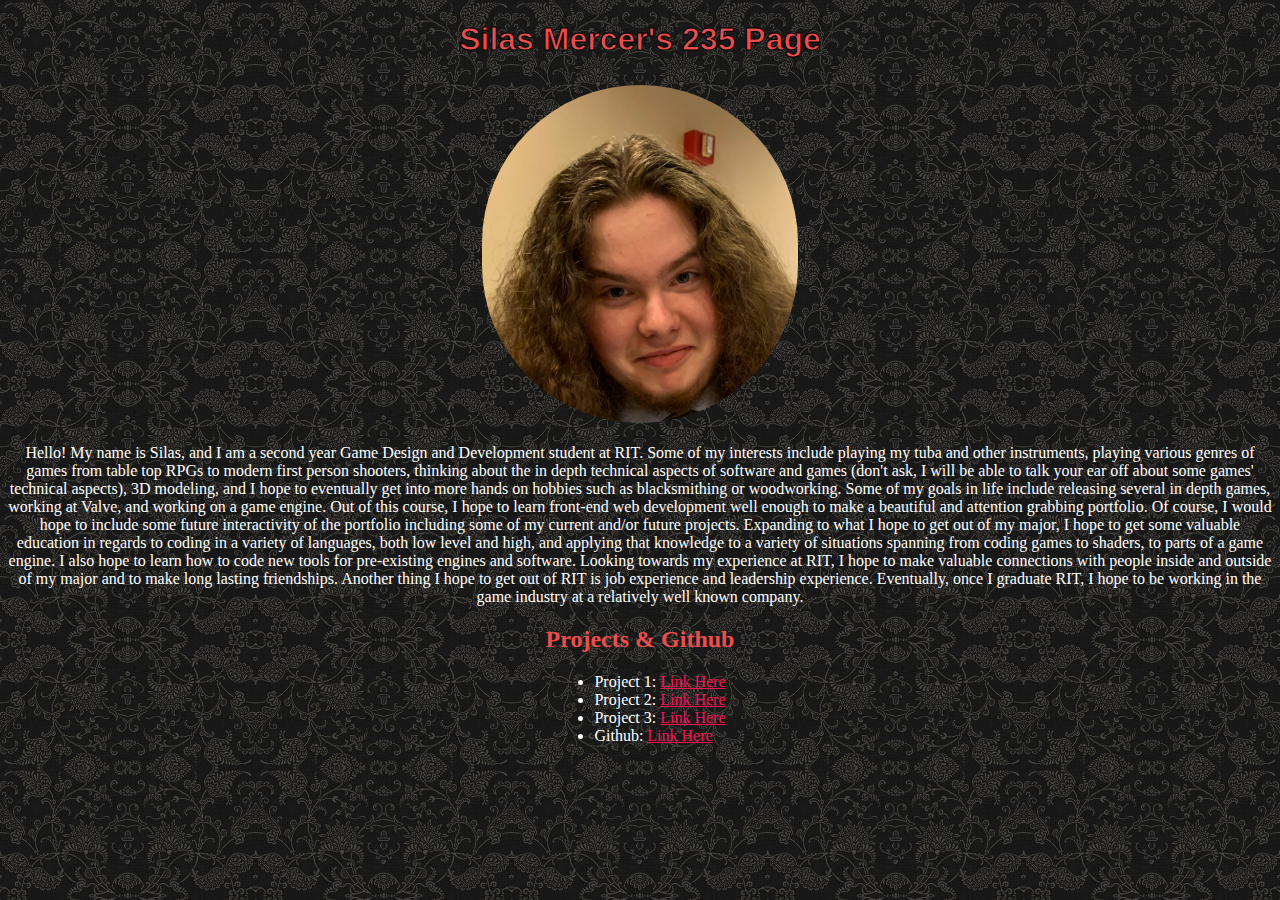
<file: index.html>
<!DOCTYPE html>
<html lang="en">
<head>
    <meta charset="UTF-8">
    <meta http-equiv="X-UA-Compatible" content="IE=edge">
    <meta name="viewport" content="width=device-width, initial-scale=1.0">
    <link rel="stylesheet" href="Styles/homepage.css">
    <title>235 Page</title>
</head>
<body>
    <h1 class="headings">Silas Mercer's 235 Page</h1>
    <!--Put Image of Self Here-->
    <img src="Images/SilasImage.jpg" alt = "This is Silas" class="Image">
    <main>
    <!--Bio-->
    <div id="bio"><p>
        Hello! My name is Silas, and I am a second year Game Design and Development student at RIT. Some of my interests include playing my tuba and other instruments, 
        playing various genres of games from table top RPGs to modern first person shooters, thinking about the in depth technical aspects of software and games (don't ask, I will be able to talk your ear off about some games' technical aspects),
        3D modeling, and I hope to eventually get into more hands on hobbies such as blacksmithing or woodworking. Some of my goals in life include releasing several in depth games, 
        working at Valve, and working on a game engine. Out of this course, I hope to learn front-end web development well enough to make a beautiful and attention grabbing portfolio.
        Of course, I would hope to include some future interactivity of the portfolio including some of my current and/or future projects. Expanding to what I hope to get out of my major, 
        I hope to get some valuable education in regards to coding in a variety of languages, both low level and high, and applying that knowledge to a variety of situations spanning from 
        coding games to shaders, to parts of a game engine. I also hope to learn how to code new tools for pre-existing engines and software. Looking towards my experience at RIT, I hope to 
        make valuable connections with people inside and outside of my major and to make long lasting friendships. Another thing I hope to get out of RIT is job experience and leadership experience.
        Eventually, once I graduate RIT, I hope to be working in the game industry at a relatively well known company.
    </p></div>
    </main>
    <h2 class="headings">Projects & Github</h2>
    <ul>
        <li>Project 1: <a href="https://www.youtube.com/watch?v=dQw4w9WgXcQ">Link Here</a></li>
        <li>Project 2: <a href="https://www.youtube.com/watch?v=JIyKULhAWf0">Link Here</a></li>
        <li>Project 3: <a href="https://www.youtube.com/watch?v=Yhe7rcDUTeI">Link Here</a></li>
        <li>Github: <a href="https://github.com/samercer2002/IGME-235">Link Here</a></li>
    </ul>
</body>
</html>
</file>
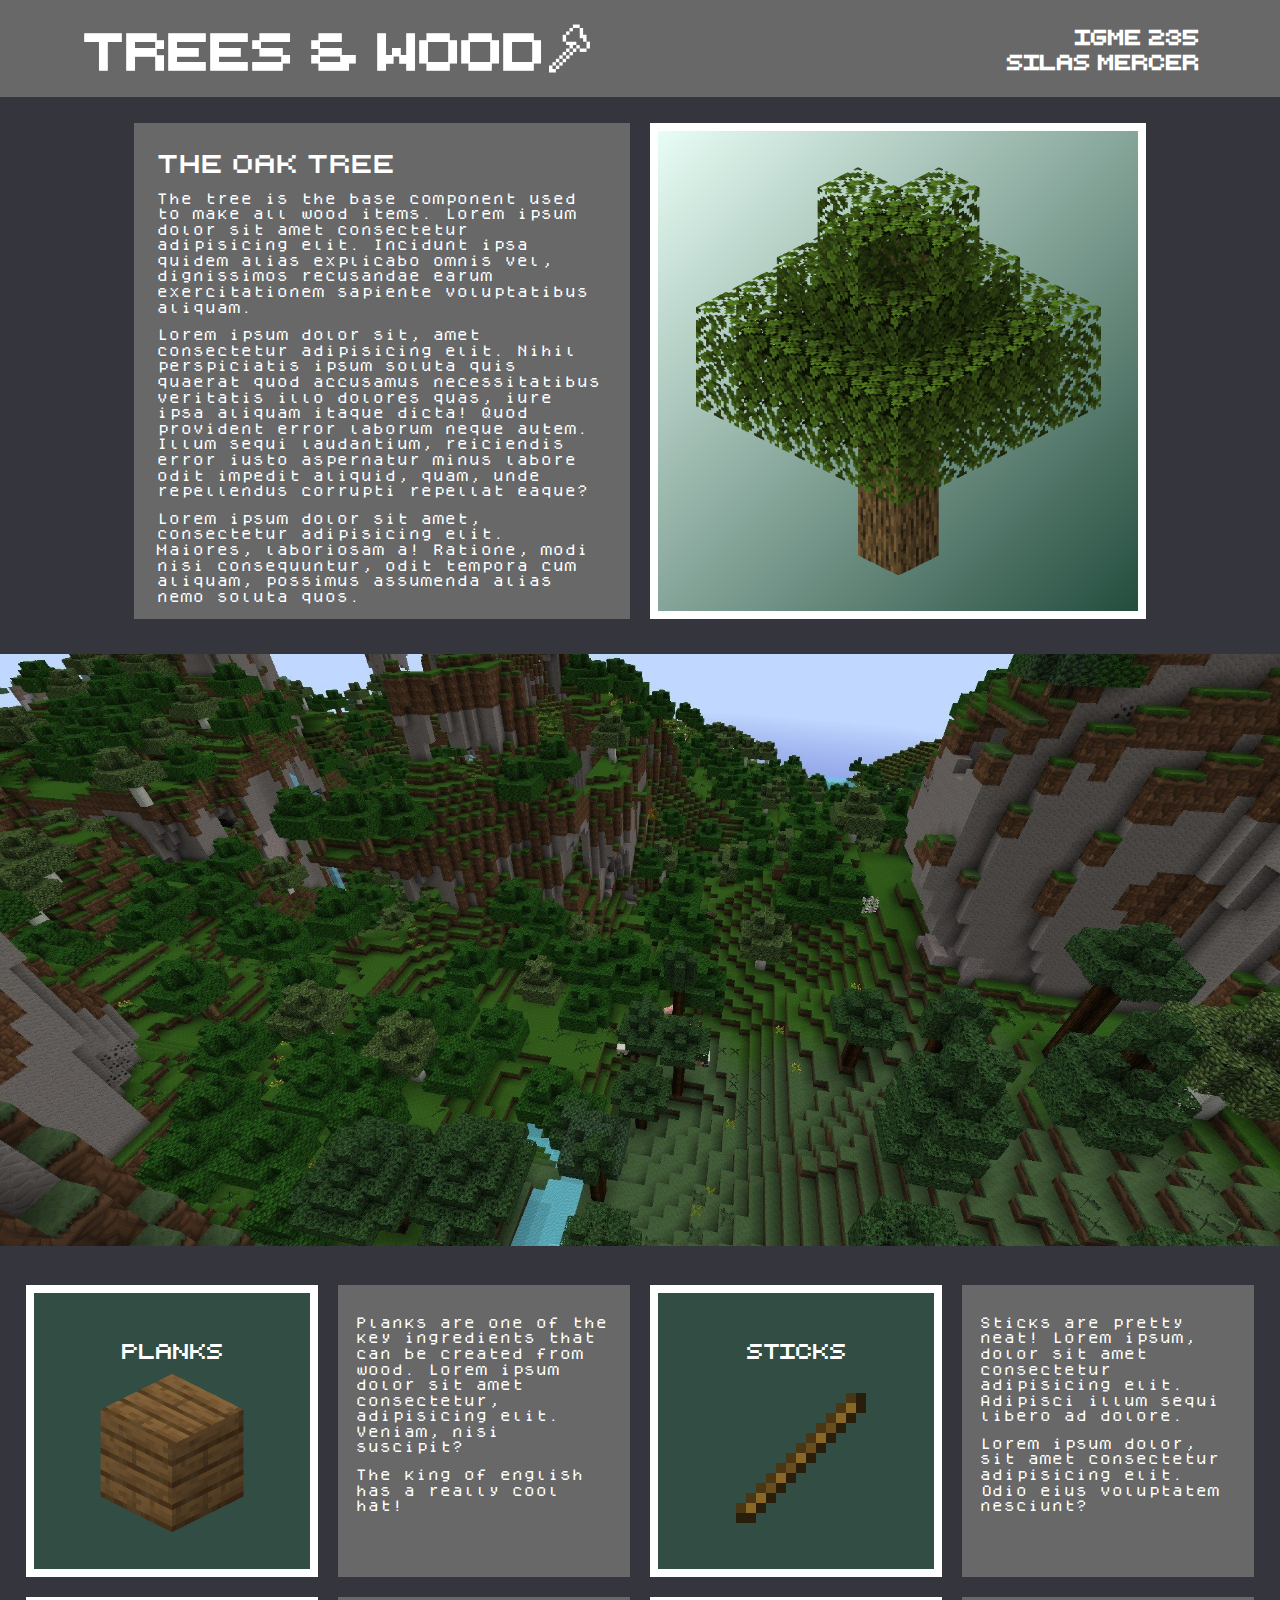
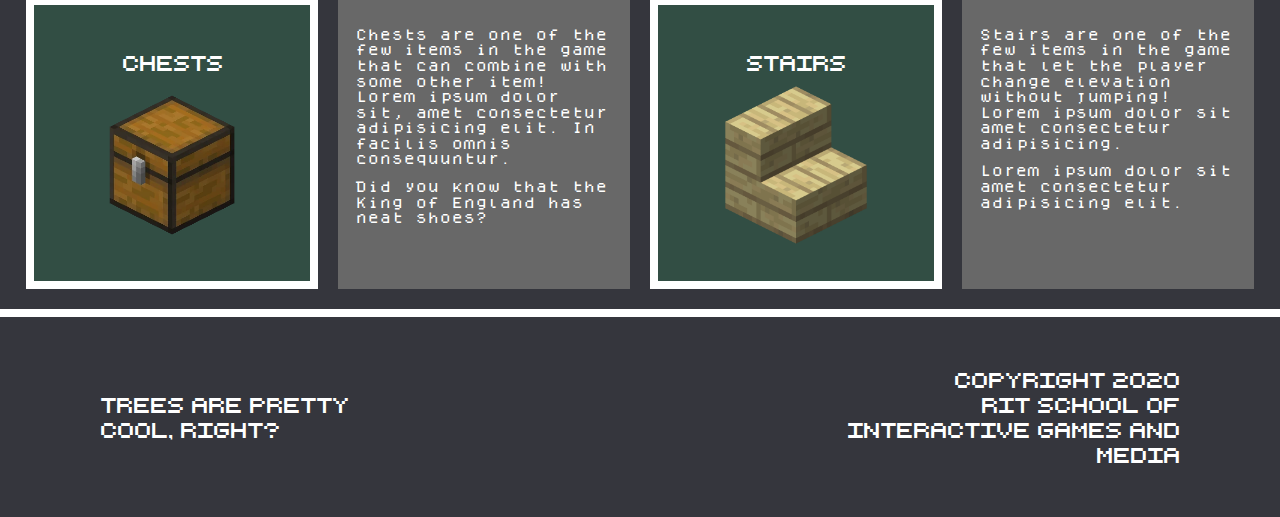
<file: DesignToSpecAssets/index.html>
<!DOCTYPE html>
<html lang="en">
<head>
    <meta charset="UTF-8">
    <meta http-equiv="X-UA-Compatible" content="IE=edge">
    <meta name="viewport" content="width=device-width, initial-scale=1.0">
    <link rel="stylesheet" href="Styles/stylesheet.css">
    <title>Document</title>
</head>
<body>
    <div id="wrapper">
    <section id="heading">
        <h1 class="Title">Trees & Wood<img src="Assets/axe.svg" alt=""></h1> <h2 class="name">IGME 235<br>Silas Mercer</h2>
    </section>
    <main>
    <section id="treesection">
    <div class="treearticle">
        <div class="TreeTitle">
            The Oak Tree
        </div>
        <p>The tree is the base component used to make all wood items. Lorem ipsum dolor sit amet consectetur adipisicing elit. Incidunt ipsa quidem alias explicabo omnis vel, dignissimos recusandae earum exercitationem sapiente voluptatibus aliquam.</p>
        <p>Lorem ipsum dolor sit, amet consectetur adipisicing elit. Nihil perspiciatis ipsum soluta quis quaerat quod accusamus necessitatibus veritatis illo dolores quas, iure ipsa aliquam itaque dicta! Quod provident error laborum neque autem. Illum sequi laudantium, reiciendis error iusto aspernatur minus labore odit impedit aliquid, quam, unde repellendus corrupti repellat eaque?</p>
        <p>Lorem ipsum dolor sit amet, consectetur adipisicing elit. Maiores, laboriosam a! Ratione, modi nisi consequuntur, odit tempora cum aliquam, possimus assumenda alias nemo soluta quos.
        </p>

    </div>
    <div class="TreePic">
    <img src="Assets/oaktree.png" alt="">
    </div>
    </section>
    <div id="valley">
    <img src="Assets/valley.jpg" alt="">
    </div>
    <section id="wooditems">
    <div class="planks">
        <div class="ArticleImg">
            <div class="imgcaption">Planks</div>
            <img src="Assets/planks.png" alt="">
        </div>
        <div class="Article">
            <p>Planks are one of the key ingredients that can be created from wood. Lorem ipsum dolor sit amet consectetur, adipisicing elit. Veniam, nisi suscipit?</p>
            <p>The king of english has a really cool hat!</p>
        </div>
    </div>
    <div class="stick">
        <div class="ArticleImg">
            <div class="imgcaption">Sticks</div>
            <img src="Assets/stick.png" alt="">
        </div>
        <div class="Article">
            <p>Sticks are pretty neat! Lorem ipsum, dolor sit amet consectetur adipisicing elit. Adipisci illum sequi libero ad dolore.</p>
            <p>Lorem ipsum dolor, sit amet consectetur adipisicing elit. Odio eius voluptatem nesciunt?</p>
        </div>
    </div>
    <div class="chest">
        <div class="ArticleImg">
            <div class="imgcaption">Chests</div>
            <img src="Assets/chest.png" alt="">
        </div>
        <div class="Article">
           <p>Chests are one of the few items in the game that can combine with some other item! Lorem ipsum dolor sit, amet consectetur adipisicing elit. In facilis omnis consequuntur.</p>
           <p>Did you know that the King of England has neat shoes?</p>
        </div>
    </div>
    <div class="stairs">
        <div class="ArticleImg">
            <div class="imgcaption">Stairs</div>
            <img src="Assets/stairs.png" alt="">
        </div>
        <div class="Article">
            <p>Stairs are one of the few items in the game that let the player change elevation without jumping! Lorem ipsum dolor sit amet consectetur adipisicing.</p>
            <p>Lorem ipsum dolor sit amet consectetur adipisicing elit.</p>
        </div>
    </div>
    </section>
    <footer>
            <div class="footerCaption">
            Trees are pretty<br>cool, right?
            </div>
            <div class="copyright">
                Copyright 2020<br>RIT School of<br>Interactive Games and<br>Media
            </div>
    </footer>
    </main>
</div>
</body>
</html>
</file>
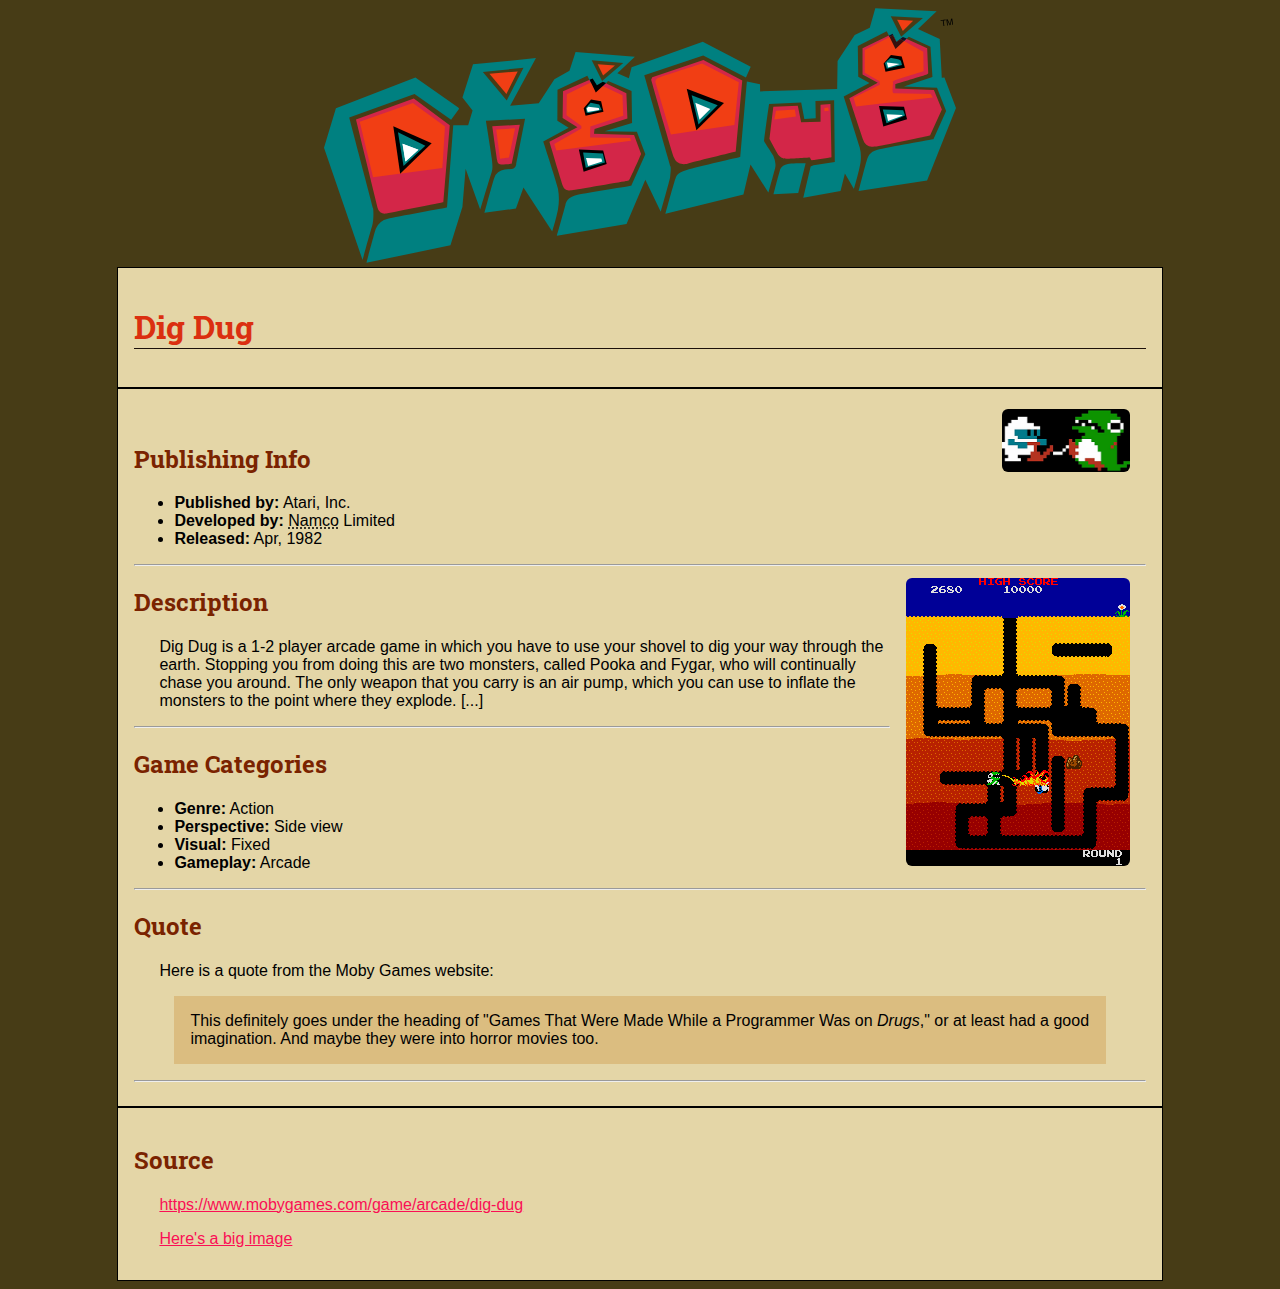
<file: game/index.html>
<!DOCTYPE html>
<html lang="en">
<head>
    <meta charset="UTF-8">
    <meta name="viewport" content="width=device-width, initial-scale=1.0">
    <link href="https://fonts.googleapis.com/css2?family=Roboto+Slab&display=swap" rel="stylesheet">
    <link rel="stylesheet" href="styles/digdugcssfile.css">
    <title>Dig Dug</title>
    <link rel="icon" type="image/png" href="Images/favicon-32x32.png" sizes="32x32" />
    <link rel="icon" type="image/png" href="Images/favicon-16x16.png" sizes="16x16" />
</head>
<body>
    <div class="center"><object data="Images/dig-dug.svg"></object></div>
    <header>
    <h1>Dig Dug</h1>
    </header>
    <main>
        <div class="side"><img src="Images/fygar_inflate.png" alt="" width=128></div><br>
        <!--<img src="Images/dig-dug.png" alt="" width="25%" height="25%">-->
        <h2>Publishing Info</h2>
        <ul>
            <li><strong>Published by:</strong> Atari, Inc.</li>
            <li><strong>Developed by:</strong> <abbr title = "Nakamura Manufacturing Company">Namco</abbr> Limited</li>
            <li><strong>Released:</strong> Apr, 1982</li>
        </ul>
        <hr>

        <div class="side"><img src="Images/dig-dug-burnt.png" alt="Dig Dug Game Image"></div>
        <h2>Description</h2>
        
        <p>Dig Dug is a 1-2 player arcade game in which you have to use your shovel to dig your way through the earth. Stopping you from doing this are two monsters, called Pooka and Fygar, who will continually chase you around. The only weapon that you carry is an air pump, which you can use to inflate the monsters to the point where they explode. [...]
        </p>
        <hr>
        
        <h2>Game Categories</h2>
        <ul>
        <li><strong>Genre:</strong> Action</li>
        <li><strong>Perspective:</strong> Side view</li>
        <li><strong>Visual:</strong> Fixed</li>
        <li><strong>Gameplay:</strong> Arcade</li>
        </ul>
        <hr>
        
        <h2>Quote</h2>
        <p>Here is a quote from the Moby Games website:</p>
            <blockquote cite="https://www.mobygames.com/mobyrank/source/sourceId,540/">This definitely goes under the heading of "Games That Were Made While a Programmer Was on <em>Drugs</em>," or at least had a good imagination. And maybe they were into horror movies too.</blockquote>
                <hr>
    </main>
    <footer>
        <div id="Source"><h2>Source</h2>
        <p><a href="https://www.mobygames.com/game/arcade/dig-dug" target="_blank">https://www.mobygames.com/game/arcade/dig-dug</a></p></div>
        <p><a href= "big/pic1.html"> Here's a big image</a></p>
    </footer>
</body>
</html>
</file>
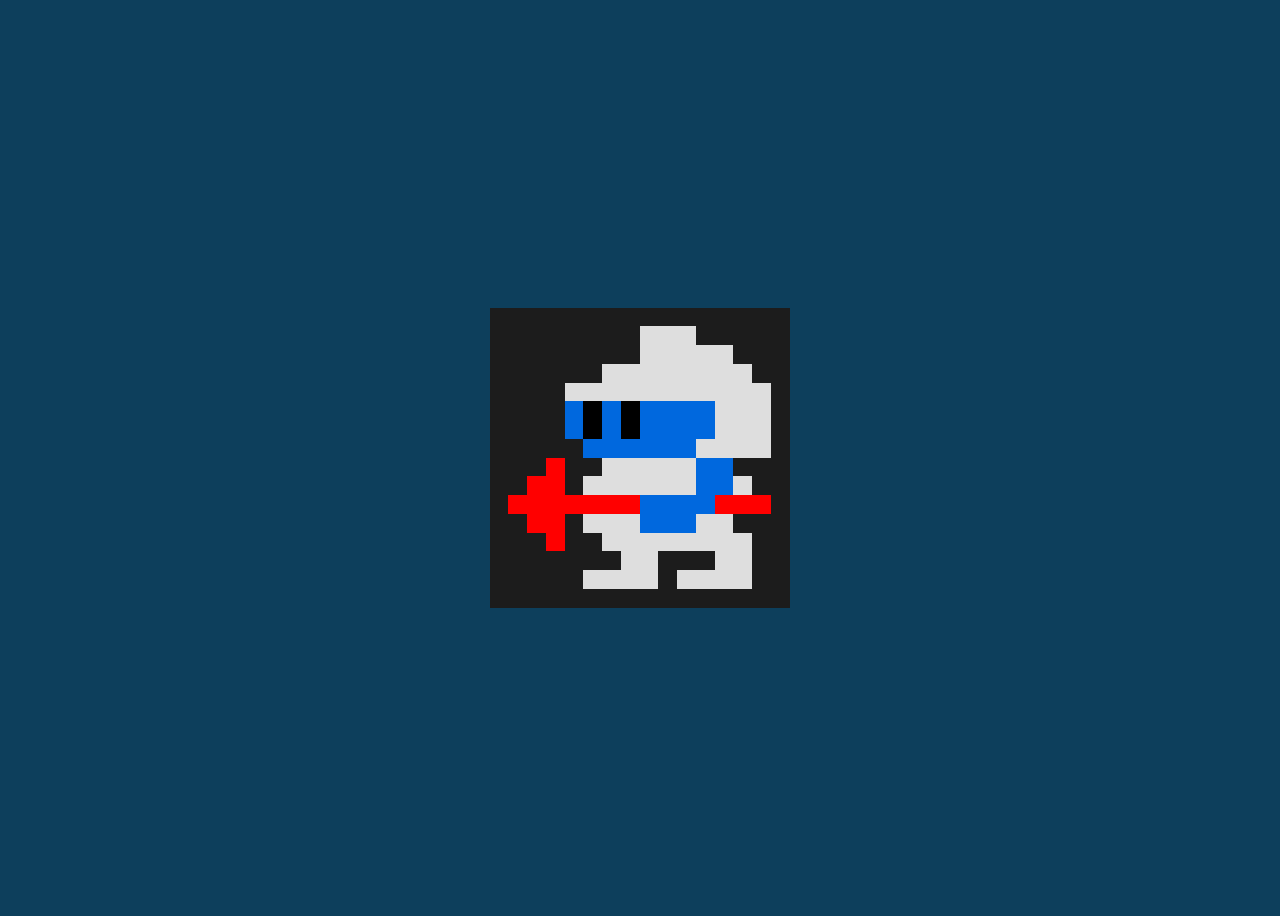
<file: HWRandomPhrases/index.html>
<!DOCTYPE html>
<html lang="en">
<head>
    <meta charset="UTF-8">
    <meta http-equiv="X-UA-Compatible" content="IE=edge">
    <meta name="viewport" content="width=device-width, initial-scale=1.0">
    <link rel="stylesheet" href="Stylesheets/stylesheet.css">
    <title>Document</title>
</head>
<body>
    <div id="RandomImgContent">
        <img src="Media/taizo_hori.png" alt="">
    </div>
    
</body>
</html>
</file>
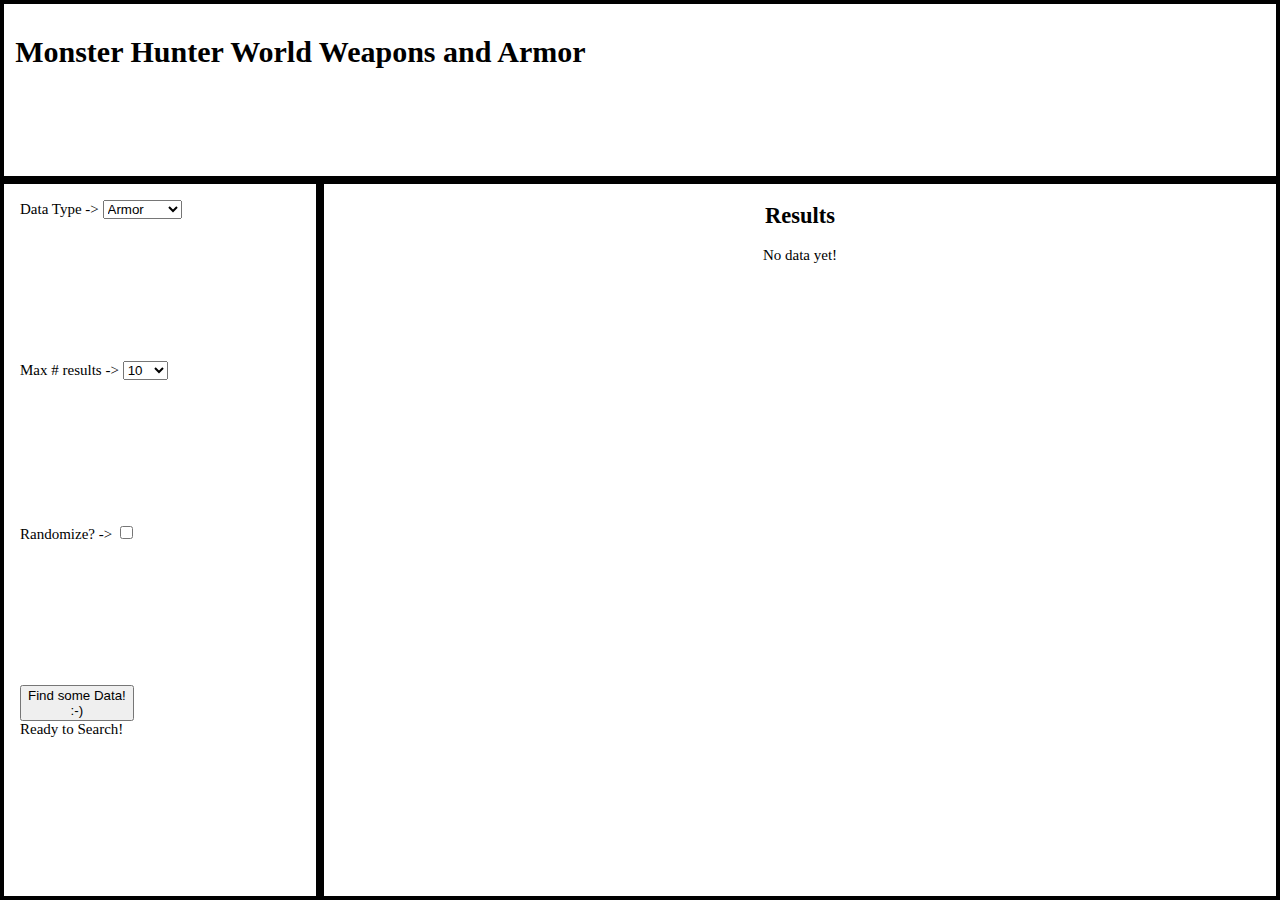
<file: Project2/index.html>
<!DOCTYPE html>
<html lang="en">
<head>
    <meta charset="UTF-8">
    <meta http-equiv="X-UA-Compatible" content="IE=edge">
    <meta name="viewport" content="width=device-width, initial-scale=1.0">
    <script src="JS/main.js"></script>
    <link rel="stylesheet" href="CSS/main.css">
    <title>Document</title>
</head>
<body>
    <header>
        <h1>Monster Hunter World Weapons and Armor</h1>
    </header>
    <div id="searchOptions">
    <div class="widgets">
        <div id="data">
        Data Type -> 
        <select id="type">
            <option value="weapons">Weapons</option>
            <option value="armor" selected>Armor</option>
            <!--<option value="charms">Charms</option>-->
        </select>
    </div>
    </div>
    <div class="widgets">
        <div id="number">
        Max # results -> 
        <select id="limit">
            <option value="5">5</option>
            <option value="10" selected>10</option>
            <option value="25">25</option>
            <option value="50">50</option>
            <option value="100">100</option>
        </select>
    </div>
    </div>
    <div class="Random">
        Randomize? ->
        <input type="checkbox" id="randomize" name="Randomize" value="true">
    </div>
    <div class="widgets">
        <div id="searchButton">
            <button type="button" id="search" class="green">Find some Data!<br />:-)</button>
            <div id="status">Ready to Search!</div> 
        </div>
    </div>
</div>
<div id="content">
    <h2>Results</h2>
	<p>No data yet!</p>
</div>
</body>
</html>
</file>
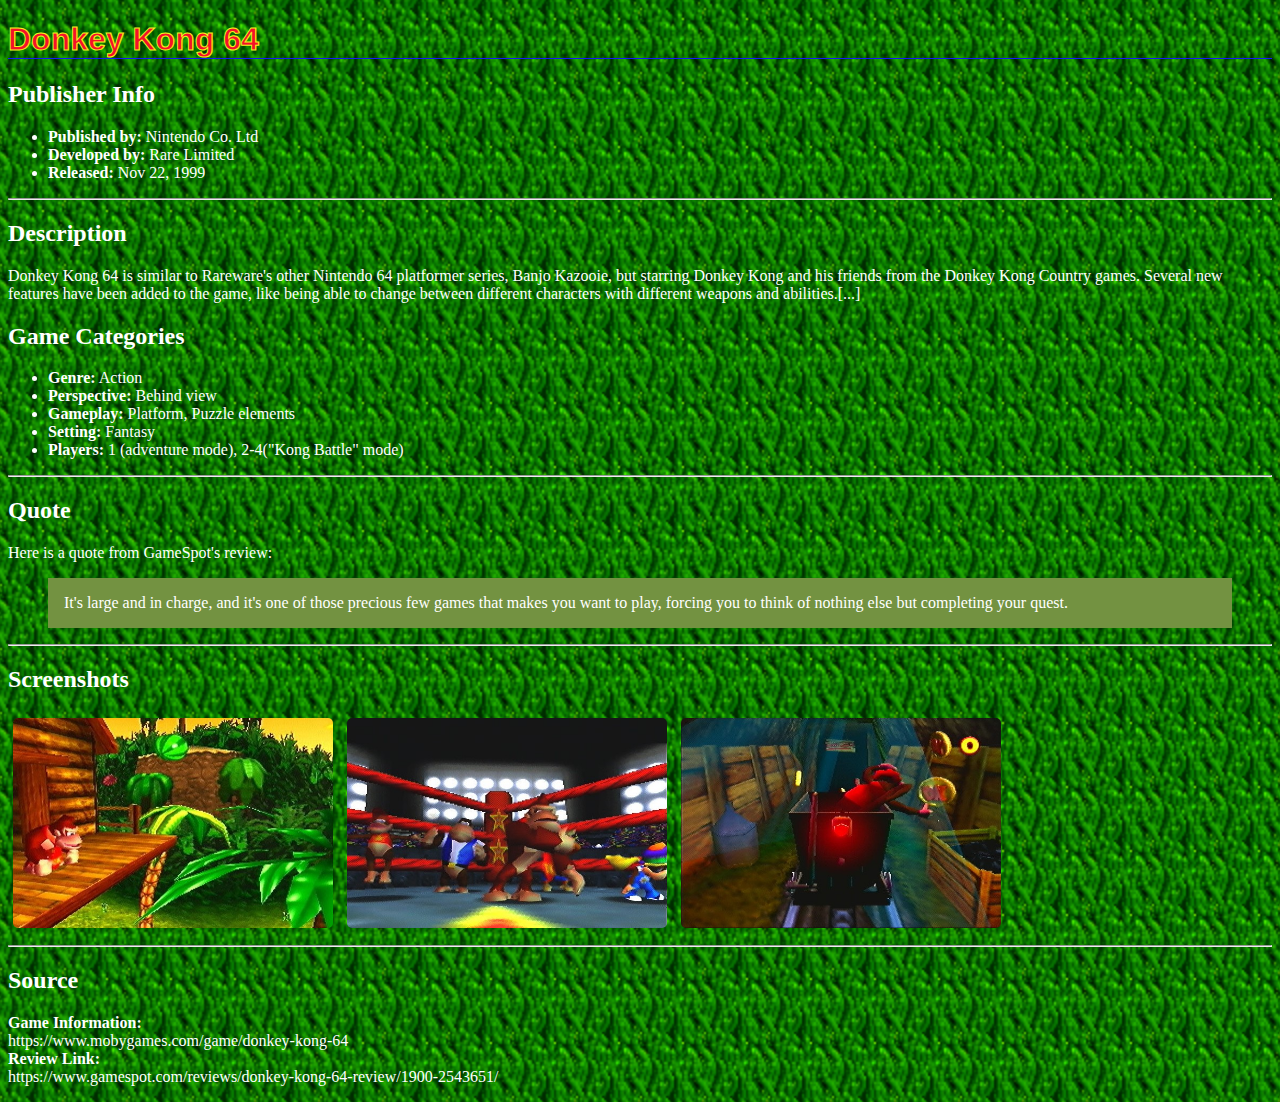
<file: BasicGamePageHw/DK64.html>
<!DOCTYPE html>
<html lang="en">
<head>
    <meta charset="UTF-8">
    <meta http-equiv="X-UA-Compatible" content="IE=edge">
    <meta name="viewport" content="width=device-width, initial-scale=1.0">
    <title>Document</title>
    <style>
        .default {cursor: default;}
        h1 { 
            color: #F51128;
            -webkit-text-stroke-width: 1px;
            -webkit-text-stroke-color: #F1F520;
            font-family: sans-serif;
            border-bottom: 1px solid rgb(21, 25, 250);
            }
        blockquote { 
            background-color: #739241;
            padding: 1rem;
            }
            body {
            background-image: url("Images/background.png");
            background-size: 64px 64px;
            background-color: #8a8a8aa4;
            color: rgb(255, 255, 255);
            }   
            img{
                width: 320px;
                height: 210px;
                border: 1px;
                border-radius: 10px;
                padding: 5px;
            }

    </style>
</head>
<body>
    <header>
        <h1>Donkey Kong 64</h1>
    </header>
    <main>
        <h2>Publisher Info</h2>
        <ul>
            <li><strong>Published by:</strong> Nintendo Co. Ltd</li>
            <li><strong>Developed by:</strong> Rare Limited</li>
            <li><strong>Released:</strong> Nov 22, 1999</li>
        </ul>
        <hr>
        <h2>Description</h2>
        <p>Donkey Kong 64 is similar to Rareware's other Nintendo 64 platformer series, Banjo Kazooie, but starring Donkey Kong and his friends from the Donkey Kong Country games. Several new features have been added to the game, like being able to change between different characters with different weapons and abilities.[...]</p>
        <h2>Game Categories</h2>
        <ul>
            <li><strong>Genre:</strong> Action</li>
            <li><strong>Perspective:</strong> Behind view</li>
            <li><strong>Gameplay:</strong> Platform, Puzzle elements</li>
            <li><strong>Setting:</strong> Fantasy</li>
            <li><strong>Players:</strong> 1 (adventure mode), 2-4("Kong Battle" mode)</li>
        </ul>
        <hr>
        <h2>Quote</h2>
        <p>Here is a quote from GameSpot's review:</p>
        <blockquote>It's large and in charge, and it's one of those precious few games that makes you want to play, forcing you to think of nothing else but completing your quest.</blockquote>
        <hr>
        <h2>Screenshots</h2>
        <img src="Images/TreeHouse.jpg" alt="Donkey Kong standing outside his tree house.">
        <img src="Images/CrewPic.jpg" alt="The Kong crew celebrating victory">
        <img src="Images/MinecartMayhem.jpg" alt="Diddy Kong riding a minecart">
        <hr>
    </main>
    <footer>
        <div id="Source">
            <h2>Source</h2>
            <p>
                <strong>Game Information:</strong><br>
                https://www.mobygames.com/game/donkey-kong-64<br>
                <strong>Review Link:</strong><br>
                https://www.gamespot.com/reviews/donkey-kong-64-review/1900-2543651/
            </p>
        </div>
    </footer>
</body>
</html>
</file>
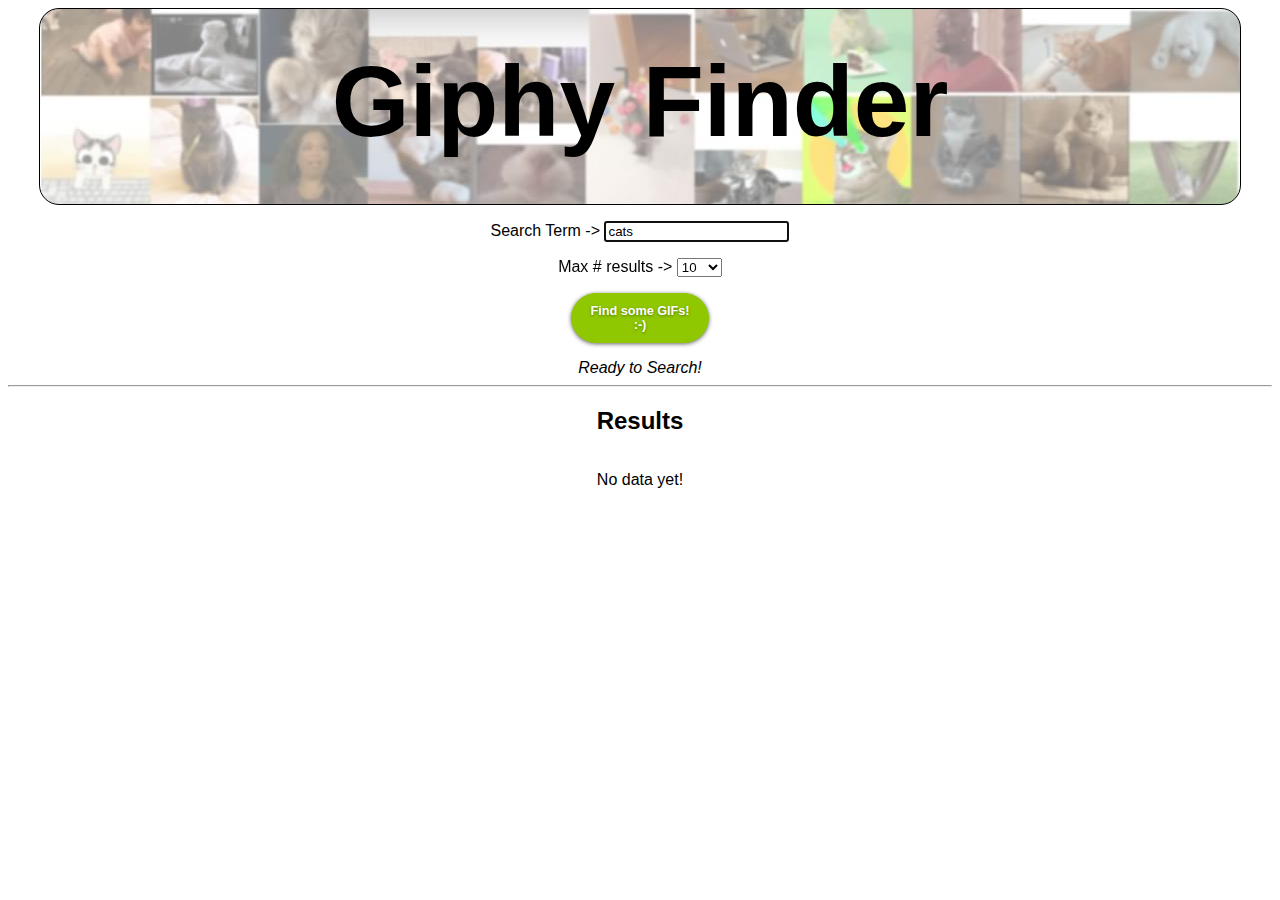
<file: GIFFinder/gif-finder.html>
<!DOCTYPE html>
<html lang="en">
<head>
	<meta charset="utf-8" />
 	<title>Giphy Finder</title>
    <link rel="stylesheet" href="styles/stylesheet.css">
    <script src="JS/main.js"></script>
</head>
<body>
<header>
	<h1>Giphy Finder</h1>
</header>
<div class="widgets">
	Search Term -> 
	<input id="searchterm" type="text" size="20" maxlength="20" autofocus value="cats" />
</div>

<div class="widgets">
	Max # results -> 
	<select id="limit">
		<option value="5">5</option>
		<option value="10" selected>10</option>
		<option value="25">25</option>
		<option value="50">50</option>
		<option value="100">100</option>
	</select>
</div>

<div class="widgets">
	<button type="button" id="search" class="green">Find some GIFs!<br />:-)</button>
</div>
<div id="status">Ready to Search!</div>
<hr>

<h2>Results</h2>
<div id="content">
	<p>No data yet!</p>
</div>
</body>
</html>
</file>
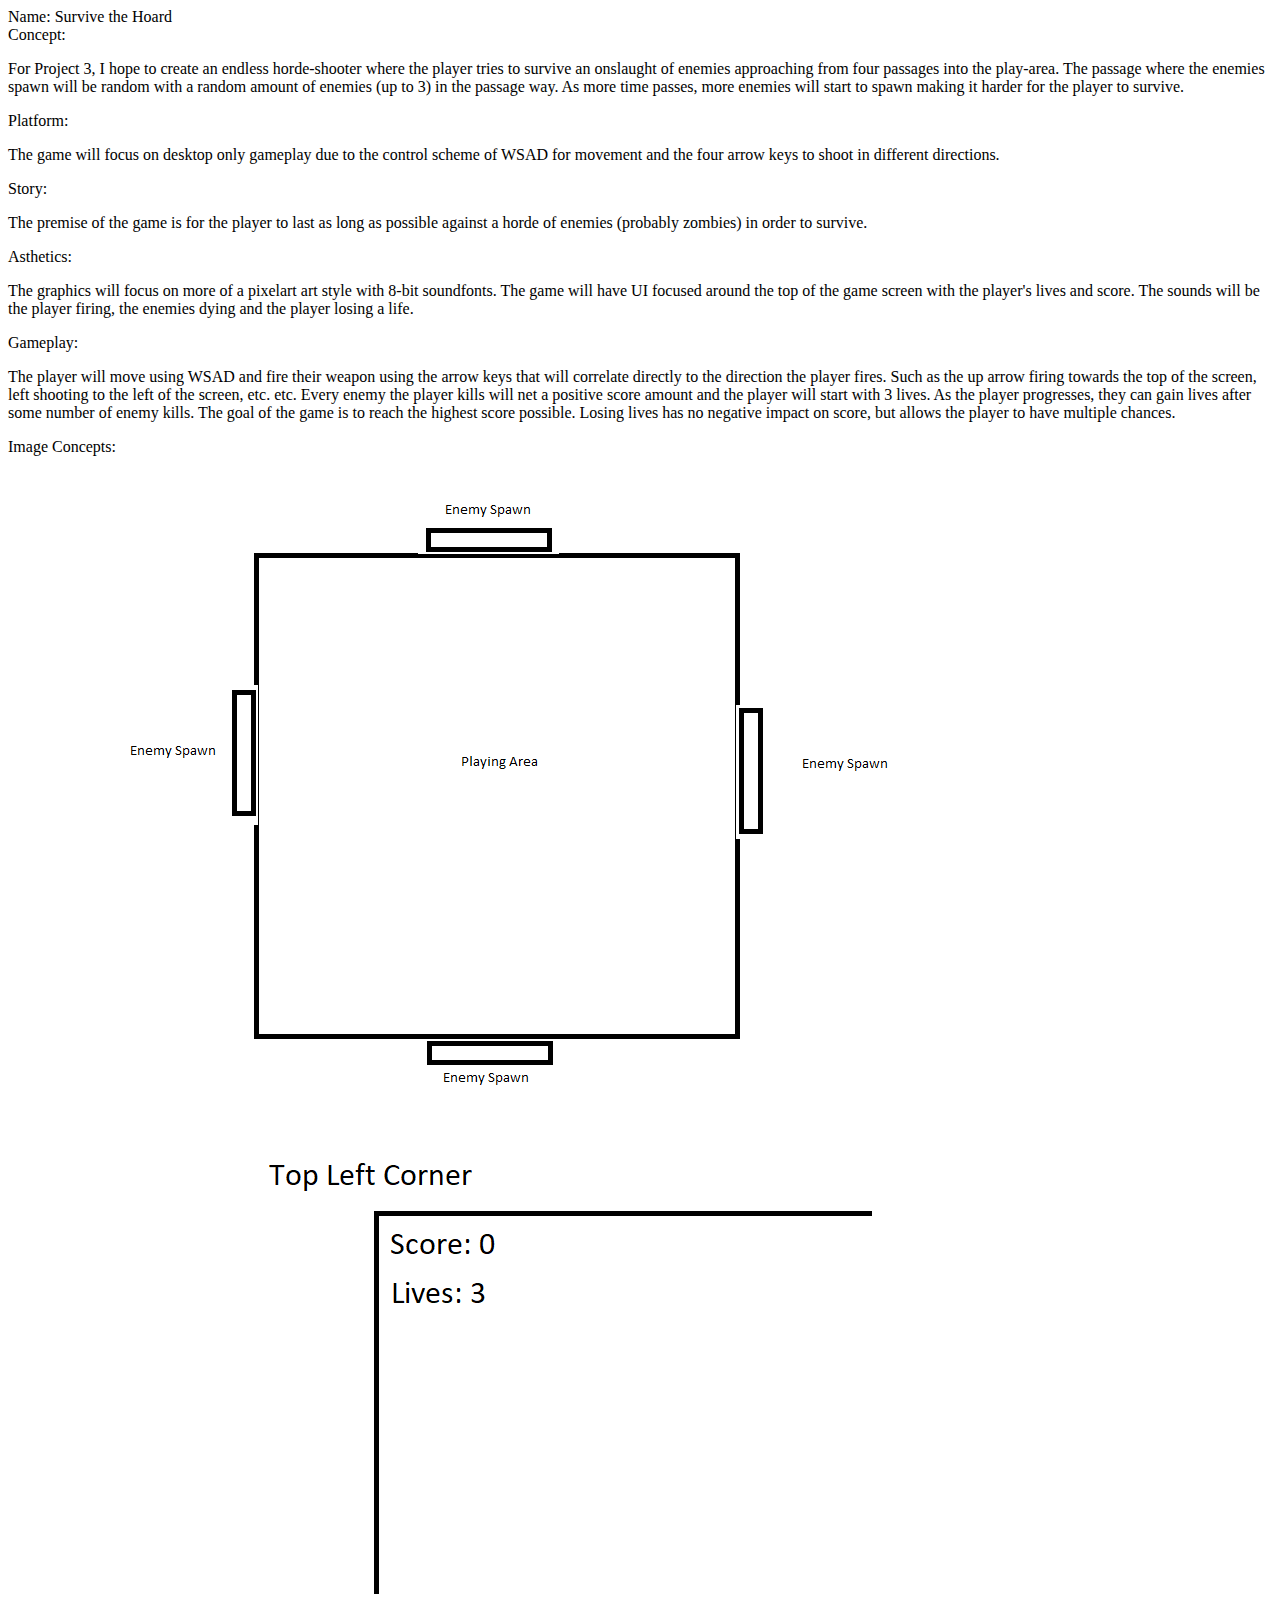
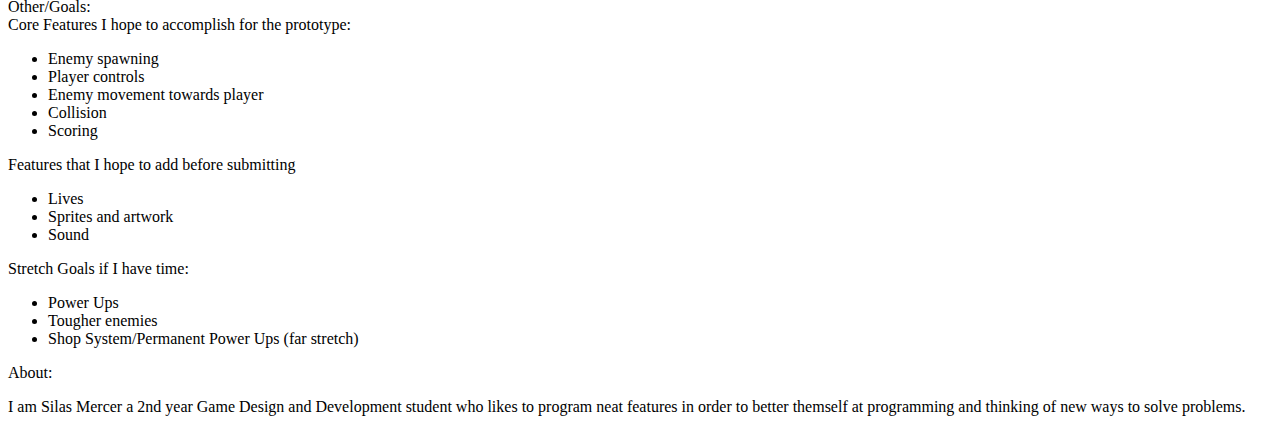
<file: project3/about.html>
<!DOCTYPE html>
<html lang="en">
<head>
    <meta charset="UTF-8">
    <meta http-equiv="X-UA-Compatible" content="IE=edge">
    <meta name="viewport" content="width=device-width, initial-scale=1.0">
    <title>About</title>
</head>
<body>
    Name: Survive the Hoard<br>
    Concept:
    <p>
        For Project 3, I hope to create an endless horde-shooter where the player tries to survive an onslaught of enemies approaching from four passages into the play-area.
        The passage where the enemies spawn will be random with a random amount of enemies (up to 3) in the passage way. As more time passes, more enemies will start to spawn making it harder for the player to survive.
    </p>
    Platform:
    <p>
        The game will focus on desktop only gameplay due to the control scheme of WSAD for movement and the four arrow keys to shoot in different directions.
    </p>
    Story:
    <p>
        The premise of the game is for the player to last as long as possible against a horde of enemies (probably zombies) in order to survive.
    </p>
    Asthetics:
    <p>
        The graphics will focus on more of a pixelart art style with 8-bit soundfonts. The game will have UI focused around the top of the game screen
        with the player's lives and score. The sounds will be the player firing, the enemies dying and the player losing a life.
    </p>
    Gameplay:
    <p>
        The player will move using WSAD and fire their weapon using the arrow keys that will correlate directly to the direction the player fires.
        Such as the up arrow firing towards the top of the screen, left shooting to the left of the screen, etc. etc.
        Every enemy the player kills will net a positive score amount and the player will start with 3 lives. As the player progresses, they can gain lives after some number
        of enemy kills. The goal of the game is to reach the highest score possible. Losing lives has no negative impact on score, but allows the player to have multiple chances.
    </p>

    Image Concepts:<br>
    <img src="images/ImageConcept.png" alt="Proof of Concept for Game">
    <img src="images/UIConcept.png" alt=""><br>

    Other/Goals: <br>
    Core Features I hope to accomplish for the prototype:
    <ul>
        <li>Enemy spawning</li>
        <li>Player controls</li>
        <li>Enemy movement towards player</li>
        <li>Collision</li>
        <li>Scoring</li>
    </ul>
    Features that I hope to add before submitting
    <ul>
        <li>Lives</li>
        <li>Sprites and artwork</li>
        <li>Sound</li>
    </ul>
    Stretch Goals if I have time:
    <ul>
        <li>Power Ups</li>
        <li>Tougher enemies</li>
        <li>Shop System/Permanent Power Ups (far stretch)</li>
    </ul>

    About:
    <p>
        I am Silas Mercer a 2nd year Game Design and Development student who likes to program neat features in order to better themself at programming and thinking of new ways to solve problems.
    </p>
</body>
</html>
</file>
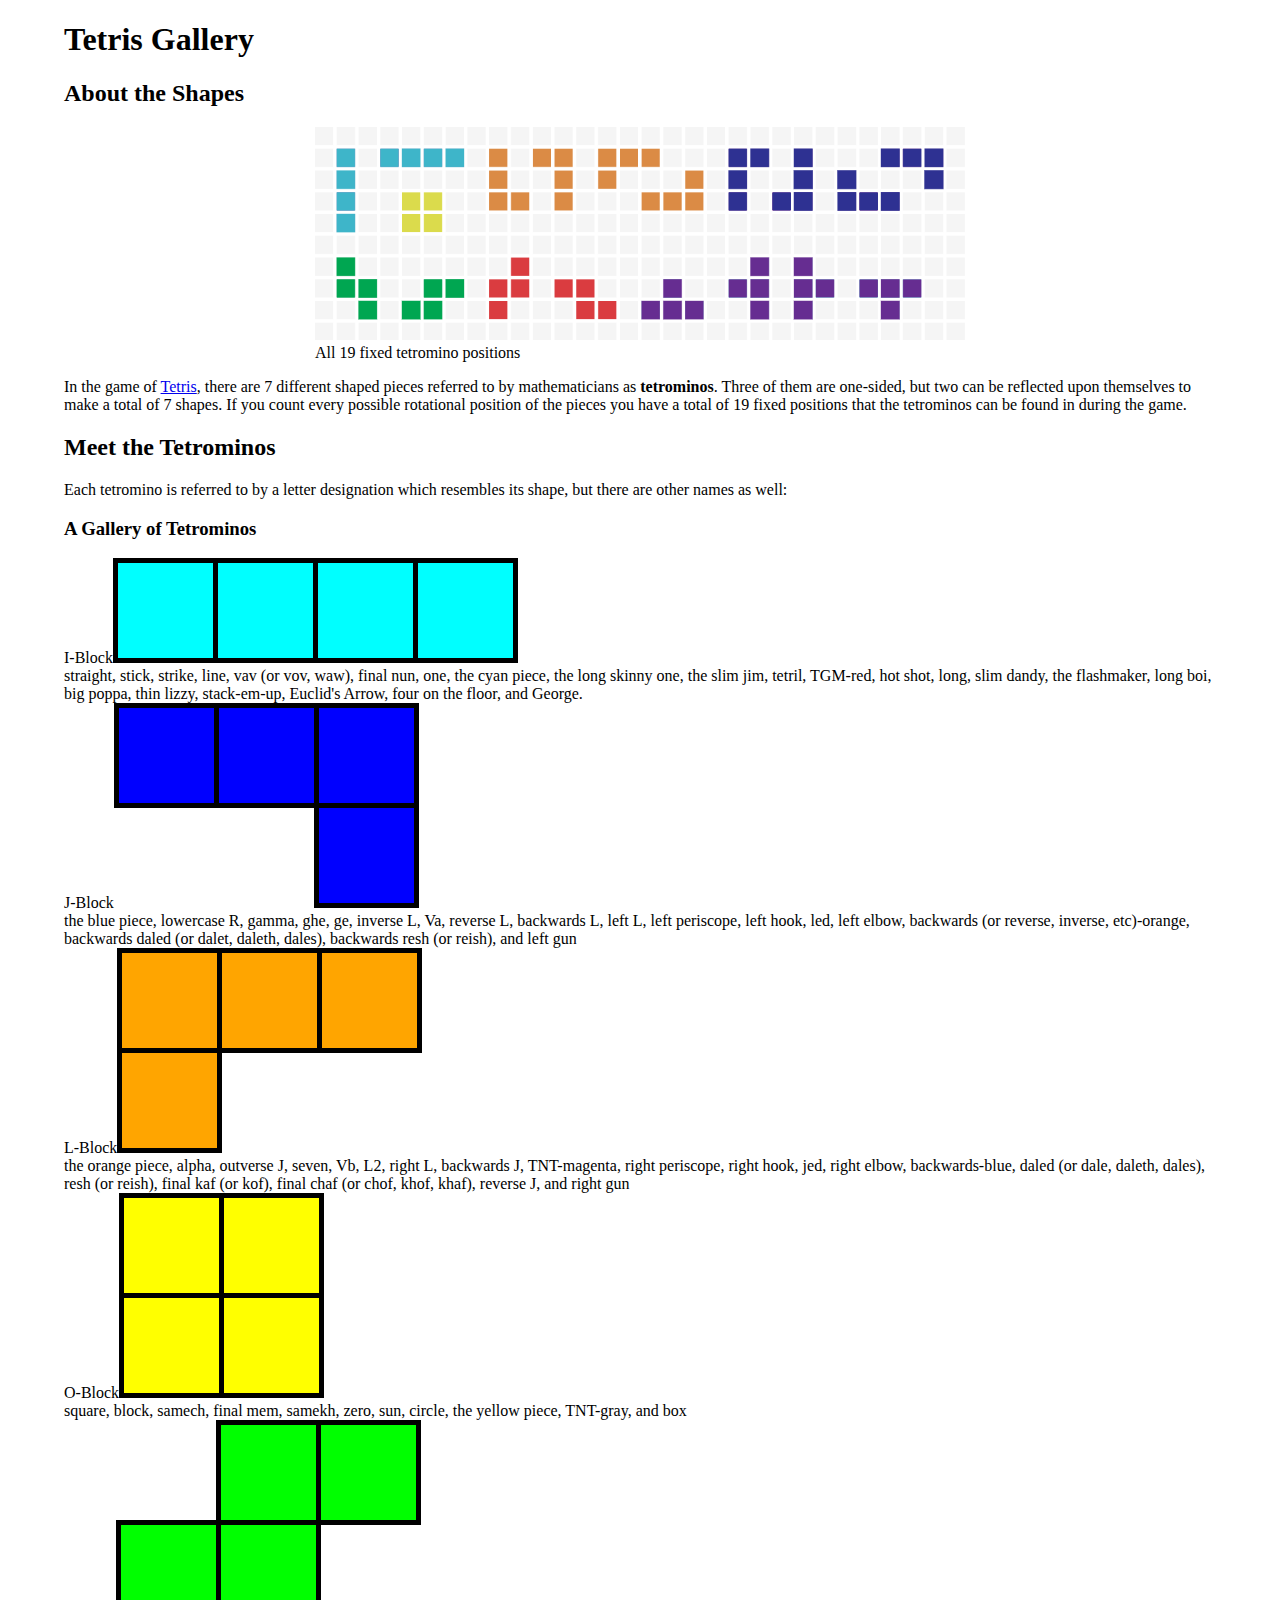
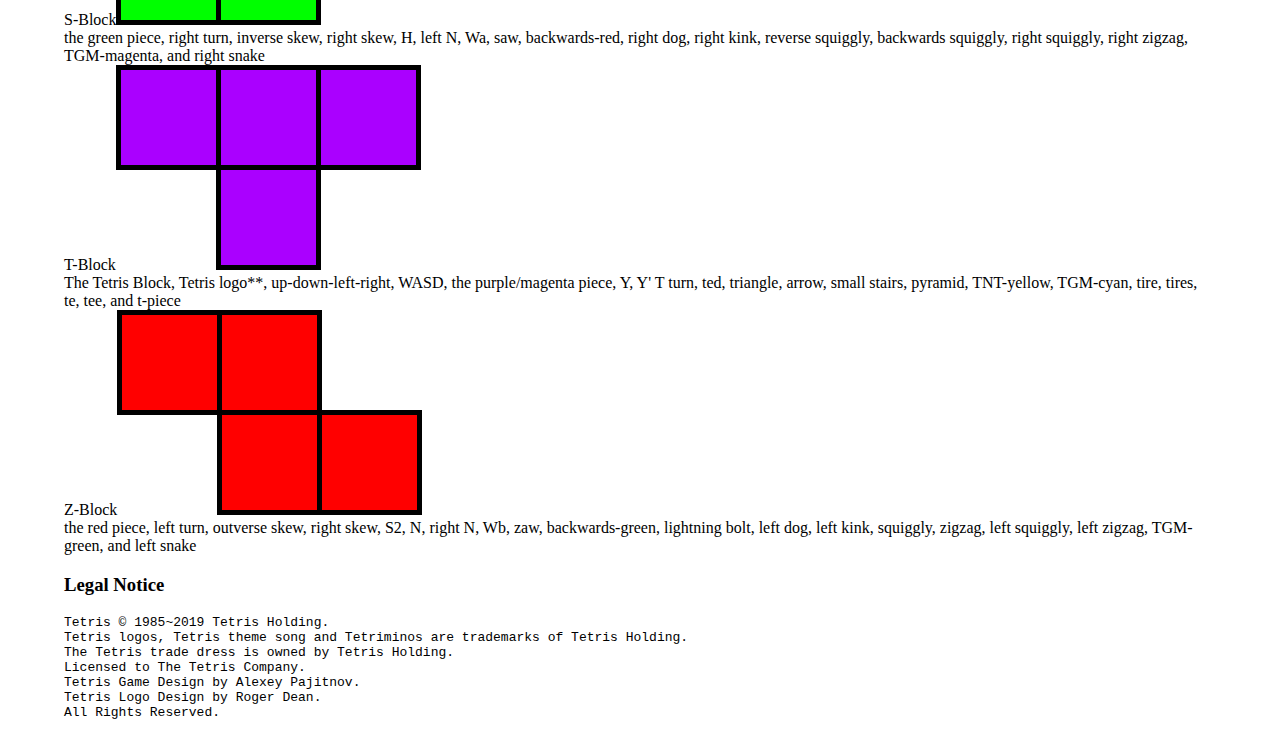
<file: tetris-start/tetris.html>
<!DOCTYPE html>

<!-- Make no changes to this file. -->

<html lang="en">

<head>
    <meta charset="UTF-8">
    <meta name="viewport" content="width=device-width, initial-scale=1.0">
    <meta http-equiv="X-UA-Compatible" content="ie=edge">
    <title>Tetris Gallery</title>
    <link rel="stylesheet" href="css/styles.css">
</head>

<body>
    <header>
        <h1>Tetris Gallery</h1>
    </header>
    <main>
        <h2>About the Shapes</h2>
        <figure><img src="images/all19.png" alt="Diagram of all 19 fixed tetromino positions">
            <figcaption>All 19 fixed tetromino positions</figcaption>
        </figure>
        <p>In the game of <a href="https://tetris.com/">Tetris</a>, there are 7 different shaped pieces referred to by
            mathematicians as <b>tetrominos</b>. Three of them
            are one-sided, but two can be reflected upon themselves to make a total of 7 shapes. If you count every
            possible
            rotational position of the pieces you have a total of 19 fixed positions that the tetrominos can be found in
            during the game.</p>

        <h2>Meet the Tetrominos</h2>
        <p>Each tetromino is referred to by a letter designation which resembles its shape, but there are other names as
            well:</p>
        <h3>A Gallery of Tetrominos</h3>
        <section id="tetlist">    
            <div class="tet long">
                <span class="name">I-Block</span><img src="images/Tetris_I.svg" alt="I-Block">
                <div class="aliases">straight, stick, strike, line, vav (or vov, waw), final nun, one, the cyan piece,
                    the long skinny one, the slim jim, tetril, TGM-red, hot shot, long, slim dandy, the flashmaker, long
                    boi, big poppa, thin lizzy, stack-em-up, Euclid's Arrow, four on the floor, and George.</div>
            </div>
            <div class="tet">
                <span class="name">J-Block</span><img src="images/Tetris_J.svg" alt="J-Block">
                <div class="aliases">the blue piece, lowercase R, gamma, ghe, ge, inverse L, Va, reverse L, backwards L,
                    left L, left periscope, left hook, led, left elbow, backwards (or reverse, inverse, etc)-orange,
                    backwards daled (or dalet, daleth, dales), backwards resh (or reish), and left gun</div>
            </div>
            <div class="tet">
                <span class="name">L-Block</span><img src="images/Tetris_L.svg" alt="L-Block">
                <div class="aliases">the orange piece, alpha, outverse J, seven, Vb, L2, right L, backwards J,
                    TNT-magenta, right periscope, right hook, jed, right elbow, backwards-blue, daled (or dale, daleth,
                    dales), resh (or reish), final kaf (or kof), final chaf (or chof, khof, khaf), reverse J, and right
                    gun</div>
            </div>
            <div class="tet square">
                <span class="name">O-Block</span><img src="images/Tetris_O.svg" alt="O-Block">
                <div class="aliases">square, block, samech, final mem, samekh, zero, sun, circle, the yellow piece,
                    TNT-gray, and box</div>
            </div>
            <div class="tet">
                <span class="name">S-Block</span><img src="images/Tetris_S.svg" alt="S-Block">
                <div class="aliases">the green piece, right turn, inverse skew, right skew, H, left N, Wa, saw,
                    backwards-red, right dog, right kink, reverse squiggly, backwards squiggly, right squiggly, right
                    zigzag, TGM-magenta, and right snake</div>
            </div>
            <div class="tet">
                <span class="name">T-Block</span><img src="images/Tetris_T.svg" alt="T-Block">
                <div class="aliases">The Tetris Block, Tetris logo**, up-down-left-right, WASD, the purple/magenta
                    piece, Y, Y' T turn, ted, triangle, arrow, small stairs, pyramid, TNT-yellow, TGM-cyan, tire, tires,
                    te, tee, and t-piece</div>
            </div>
            <div class="tet">
                <span class="name">Z-Block</span><img src="images/Tetris_Z.svg" alt="Z-Block">
                <div class="aliases">the red piece, left turn, outverse skew, right skew, S2, N, right N, Wb, zaw,
                    backwards-green, lightning bolt, left dog, left kink, squiggly, zigzag, left squiggly, left zigzag,
                    TGM-green, and left snake</div>
            </div>
        </section>
    </main>
    <footer>
        <h3>Legal Notice</h3>
        <pre>Tetris © 1985~2019 Tetris Holding.
Tetris logos, Tetris theme song and Tetriminos are trademarks of Tetris Holding.
The Tetris trade dress is owned by Tetris Holding.
Licensed to The Tetris Company.
Tetris Game Design by Alexey Pajitnov.
Tetris Logo Design by Roger Dean.
All Rights Reserved.</pre>
    </footer>
</body>

</html>
</file>
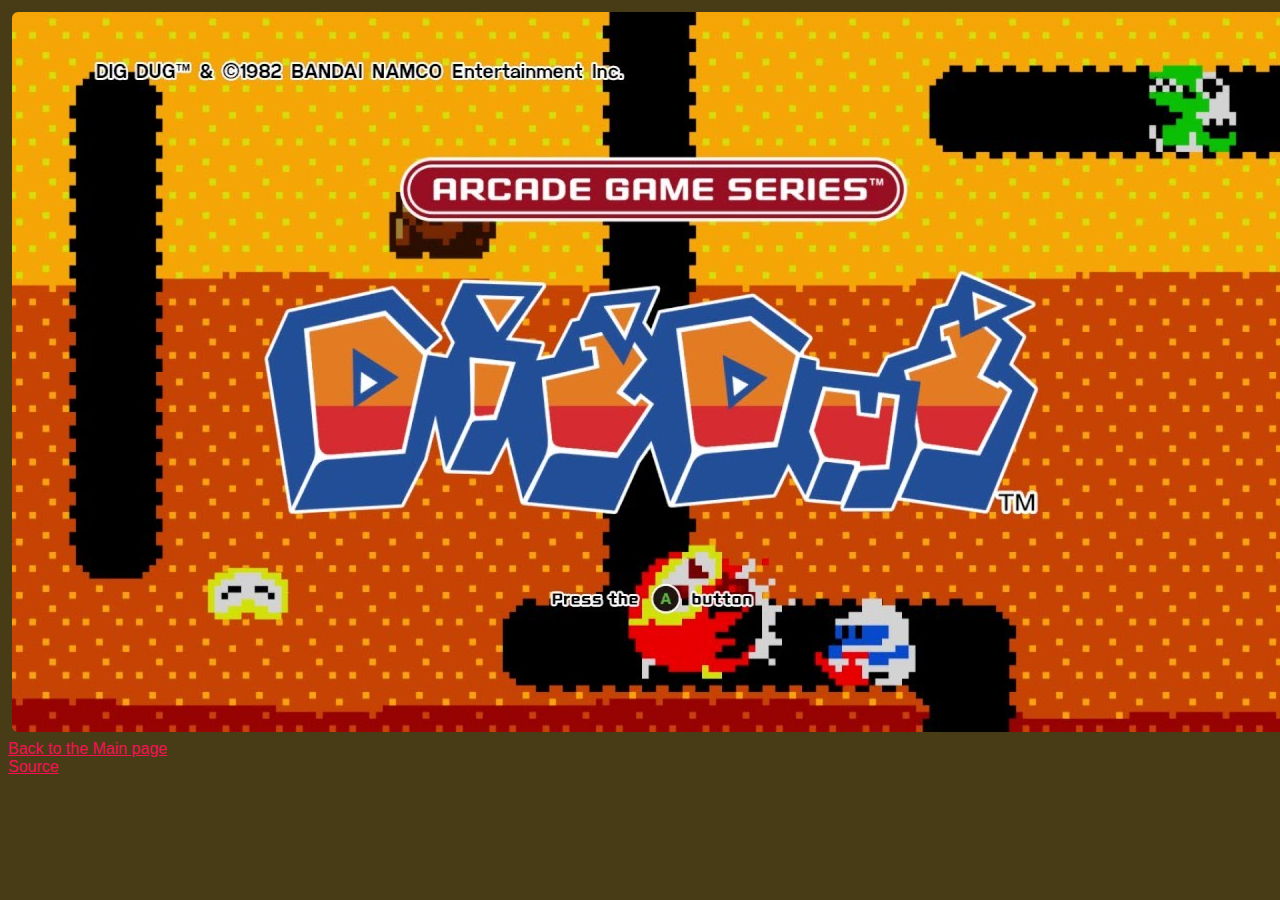
<file: game/big/pic1.html>
<!DOCTYPE html>
<html lang="en">
<head>
    <meta charset="UTF-8">
    <meta http-equiv="X-UA-Compatible" content="IE=edge">
    <meta name="viewport" content="width=device-width, initial-scale=1.0">
    <link rel="stylesheet" href="../styles/digdugcssfile.css">
    <title>Document</title>
</head>
<body>
    <img src="../Images/big.jpg" alt="Dig Dug Opening Screen">
    <br>
    <a href="../index.html">Back to the Main page</a><br>
    <a href=../index.html#Source>Source</a>
</body>
</html>
</file>
<file: Styles/homepage.css>
h1{
    font-family:'Franklin Gothic Medium', 'Arial Narrow', Arial, sans-serif;
    -webkit-text-stroke: 1px;
    -webkit-text-stroke-color: black;
}
#bio{
    color: rgb(255, 255, 255);
    text-align: center;
}
body{
    background-image: url("../Images/background.jpg");
    background-size: 256px 256px;
    background-color:#E4D6A7;
}
ul {
    display: table;
    margin: 0 auto;
    color: rgb(255, 255, 255);
  }
.Image{
    display: block;
    width: 25%;
    height: auto;
    margin-left: auto;
    margin-right: auto;
    border: 1px;
    border-radius: 200px;
    padding: 5px;
}
.headings{
    color: rgb(236, 77, 77);
    text-align: center;
}
a:link{
    color: #fa0f55;
}
a:visited{
    color:rgb(156, 49, 49);
}
a:focus{
    color:rgb(46, 231, 231);
}
a:hover{
    color: #4E878C;
}
a:active{
    color:green;
}
</file>
<file: DesignToSpecAssets/Styles/stylesheet.css>
#wrapper{
    display: grid;
    grid-template-areas: 
    "title         title"
    "tree          tree"
    "valley      valley"
    "items        items"
    "footer      footer";
}
body{
    margin: 0;
    background-color: #35363D;
}
@font-face {
    font-family: MinecraftFont;
    src: url(../Fonts/RetroComputer/retro_computer_personal_use.ttf);
}
@font-face {
    font-family: ArticleFont;
    src: url(../Fonts/Dogica/TTF/dogica.ttf);
}
#heading{
    grid-area: title;
    display: flex;
    justify-content: space-around;
    align-items: center;
    flex-wrap: wrap;
    font-family: "MinecraftFont";
    color: #FFFFFF;
    margin-bottom: 1rem;    
}
.Title img{
    width: 7%;
}
.Title{
    display: flex;
    font-size: 50px;
    margin: 1rem;
}
h2.name{
    text-align: right;
    font-size: 20px;
    margin: 1rem;
}
#treesection{
    grid-area: tree;
    display: flex;
    align-items: center;
    justify-content: center;
}
.TreeTitle{
    font-family:"MinecraftFont";
    font-size: 25px;
    color: #FFFFFF;
}
.treearticle{
    background-color: #686868;
    padding-right: 20px;
    margin: 10px;
    width: 450px;
    height: 450px;
    overflow-wrap: hidden;
    font-family: "ArticleFont";
    font-size: 12px;
    line-height: 1.3;
    color: white;
    padding: 23px;
}
.TreePic{
    display: flex;
    align-content: center;
    justify-content: center;
    width: 450px;
    height: 450px;
    background-color: #324E44;
    border: 8px solid #FFFFFF;
    padding: 15px;
    margin: 10px;
    background-image: linear-gradient(to bottom right, #E8FDF5, #244D3E);
}
.TreePic img{
    width: 90%;
    align-self: center;
    justify-self: center;
}
#valley{
    grid-area: valley;
    padding: 25px 0px;
}
#valley img{
    width: 100vw;
}
#heading{
    background-color: #686868;
}
#wooditems{
    grid-area: items;
    display: grid;
    grid-template-areas:
    "planks sticks"
    "chests stairs";
    justify-content: center;
    width: 100vw;
}
.planks,.stick,.chest,.stairs{
    display: grid;
    grid-template-areas:
    "Img Article";
    align-items: center;
    justify-content: center;
}
.planks{
    grid-area: planks;
}
.sticks{
    grid-area:sticks;
}
.chest{
    grid-area:chests;
}
.stairs{
    grid-area:stairs;
}
.Article{
    grid-area:Article;
    background-color: #686868;
    padding: 18px;
    margin: 10px;
    color: #FFFFFF;
    font-family: "ArticleFont";
    font-size: 12px;
    line-height: 1.3;
    height: 256px;
    width: 256px;
    overflow:hidden;
}
.ArticleImg img{
    grid-area:image;
    width: 160px;
    align-self: center;
    justify-self: center;
}
.ArticleImg{
    grid-area:Img;
    display: grid;
    grid-template-areas:
    "caption"
    "image";
    justify-content: center;
    align-content: center;
    text-align: center;
    height: 256px;
    width: 256px;
    background-color: #324E44;
    border: 8px solid #FFFFFF;
    padding: 10px;
    margin: 10px;
    font-family:"MinecraftFont";
    font-size: 20px;
    color: #FFFFFF;
}
.imgcaption{
    grid-area:caption;
    margin: 10px;
}
footer{
    grid-area: footer;
    display: flex;
    border-top: 8px solid #FFFFFF;
    margin-top:10px;
    justify-content:space-between;
    font-family:"MinecraftFont";
    font-size: 20px;
    color: #FFFFFF;
    background-image: url("../Assets/trees.jpg");
    background-attachment: fixed;
    background-size:100vw;
    height: 200px;
}
footer img{
    width: 100vw;
}
.footerCaption{
    align-self: center;
    padding-left:100px;
}
.copyright{
    text-align: end;
    align-self: center;
    padding-right: 100px;
}
</file>
<file: game/styles/digdugcssfile.css>
/**{border: 1px gray;}*/
h1 { 
    color:#db2f10;
    font-family: 'Roboto Slab', sans-serif;
    border-bottom: 1px solid #1C110A;
    }
h2{
    color: #7a2300;
    font-family: 'Roboto Slab', sans-serif;
    }
blockquote { 
    background-color: #dbbd80;
    padding: 1rem;
    }
main, footer, header{
    margin: 0 auto;
    padding: 1rem;
    border-style: solid;
    border-width: 1px;
    border-color: black;
    background-color:#E4D6A7;
    width: 80%;
}
body{
        /*background-color:#E4D6A7;*/
        background-color: #473c16;
        font-family: Arial, sans-serif;
    }
    p{
        margin-left: 25px;
    }
    img{
        border: 5px;
        padding: 4px;
        border-radius: 10px;
        
    }
    .side
    {
        float:right; margin: 0 12px;
    }
    .center
    {
        display: block;
        margin-left: auto;
        margin-right: auto;
        width: 50%;
    }
    a:link{
        color: #fa0f55;
    }
    a:visited{
        color:rgb(156, 49, 49);
    }
    a:focus{
        color:rgb(90, 86, 34);
    }
    a:hover{
        color: #4E878C;
    }
    a:active{
        color:green;
    }
</file>
<file: HWRandomPhrases/Stylesheets/stylesheet.css>
body{
    background-color: rgb(13, 63, 92);
}
#RandomImgContent{
    height: 100vh;
    display: flex;
    justify-content: center;
    align-items: center;
}
</file>
<file: Project2/CSS/main.css>
*{
    box-sizing: border-box;
}
body{
    display: grid;
    grid-template-areas: 
    "Title Title"
    "Search Result";
    grid-template-columns: 1fr 3fr;
    grid-template-rows: auto 4fr;
    margin: 0;
    font-size: 15px;
}

header{
    grid-area:Title;
    width: 100%;
    height: 20vh;
    border: solid black 4px;
    padding: 0.7rem;
}

#searchOptions{
    grid-area: Search;
    height: 80vh;
    padding: 1rem;
    border: solid black 4px;
    margin: 0;
    display: grid;
    grid-template-areas: 
    "Type"
    "Number"
    "Custom"
    "Button";
}
#content{
    margin: 0;
    overflow: scroll;
    grid-area: Result;
    height: 80vh;
    text-align: center;
    border: solid black 4px;
}
.results{
    display: flex;
    flex-flow: row wrap;
    justify-content: center;
    margin: 2rem;
}
.result{
    position: relative;
    text-align: left;
    border: solid black 4px;
    width: 16vw;
    height: 35vh;
    margin: 0.5rem;
}
.result img{
    display: block;
    float: right;
    border-bottom: solid black 2px;
    border-left: solid black 2px;
    width: 50%;
    height: auto;
}
#data{
    grid-area:Data;
}
#number{
    grid-area: Number;
}
#searchButton{
    grid-area:Button;
}
.data{
    margin-left: 0px;
    padding: 0.4rem;
    display:grid;
    grid-template-areas: "top top"
    "bottomLeft bottomRight";
    grid-template-rows: 1.2fr 1fr;
}
.bottomLeft{
    grid-area: bottomLeft;
}
</file>
<file: GIFFinder/styles/stylesheet.css>
*{
    font-family:verdana,tahoma,sans-serif;
}
body{
    text-align: center;
}
 header{
     background: url(../images/cats.jpg);
     height:195px;
     border-radius: 20px;
     border: solid 1px black;
     width: 95%;
     margin: 0 auto;
 }
 
 header h1{
     margin:0;
     color:black;
     text-align:center;
     font-size:100px;
     padding-top: 35px;
 }
 
 #status{
     font-style: italic;
 }

button{
  display : inline-block;
  cursor : pointer;

  border-style : solid;
  border-width : 1px;
  border-radius : 50px;
  padding : 10px 18px;
  box-shadow : 0 1px 4px rgba(0,0,0,.6);
  font-size : 9.5pt;
  font-weight : bold;
  color : #fff;
  text-shadow : 0 1px 3px rgba(0,0,0,.4);
  font-family : sans-serif;
  text-decoration : none;
}

button.green{
    border-color: #8fc800;
      background: #8fc800;
      background: linear-gradient(top, #8fc800 0%,#438c00 100%);
}

button:hover{
    background: #8fDD00;
}

button:active{
    background: #8fFF00;
    box-shadow : 0 0 6px rgba(0,0,0,.6);
}

button:focus {outline:0;}

.widgets{
    margin-top: 1em;
    margin-bottom:1em;
}

#content{
    margin: 0 auto;
    width: 90%;
    displaY:grid;
    grid-template-columns: repeat(auto-fit, minmax(200px,1fr));
    gap:40px 10px;
}
.result{
    display: flex;
    flex-direction: column;
}
.result img{
    width:100%;
    box-shadow: 0 10px 20px 0 rgba(0,0,0,.4);
}
.result span{
    order:-1;
}
</file>
<file: tetris-start/css/styles.css>
figure{
    max-width: 650px;
    /*overflow:scroll;*/
    margin: 0 auto;
}
figure img{
    width: 100%;
}
header,main,footer{
    width: 90vw;
    margin: 0 auto;
}
#tetlist{
    display: flex;
    flex-flow: row wrap;
}
</file>
